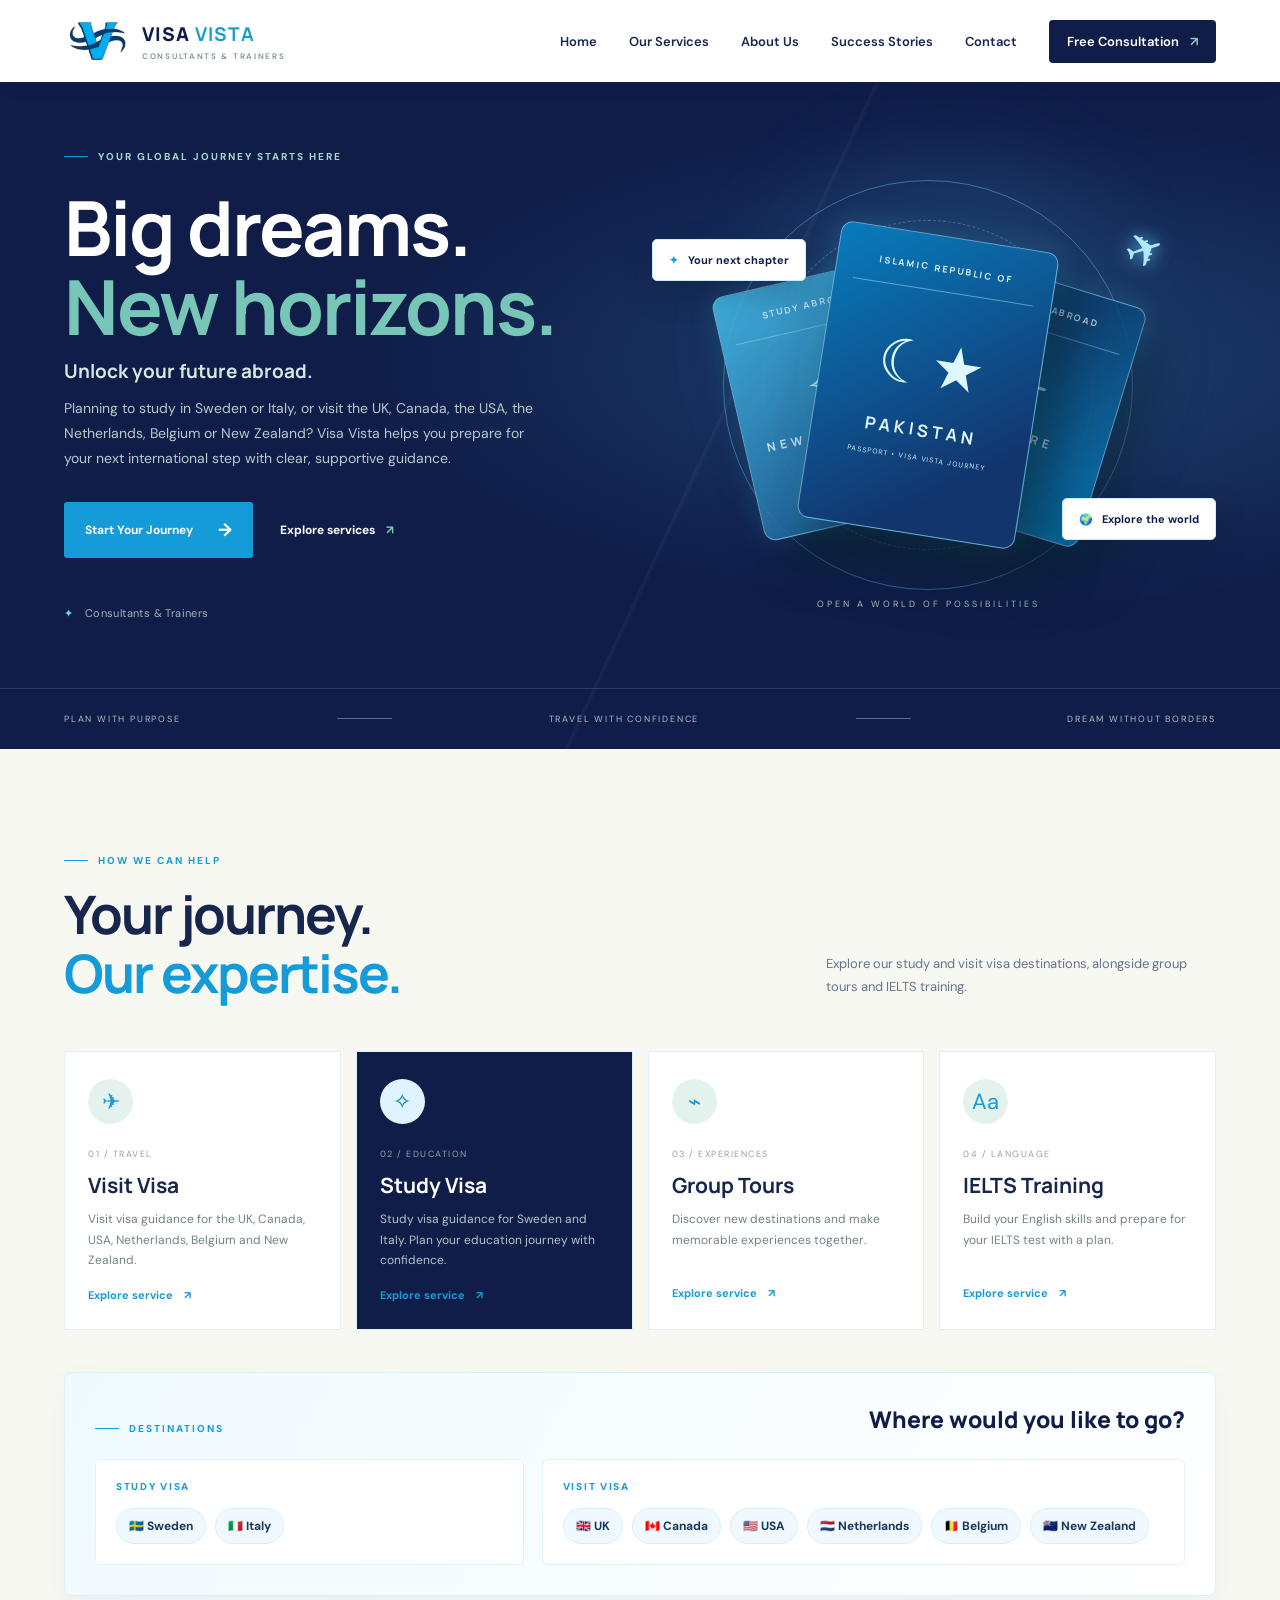
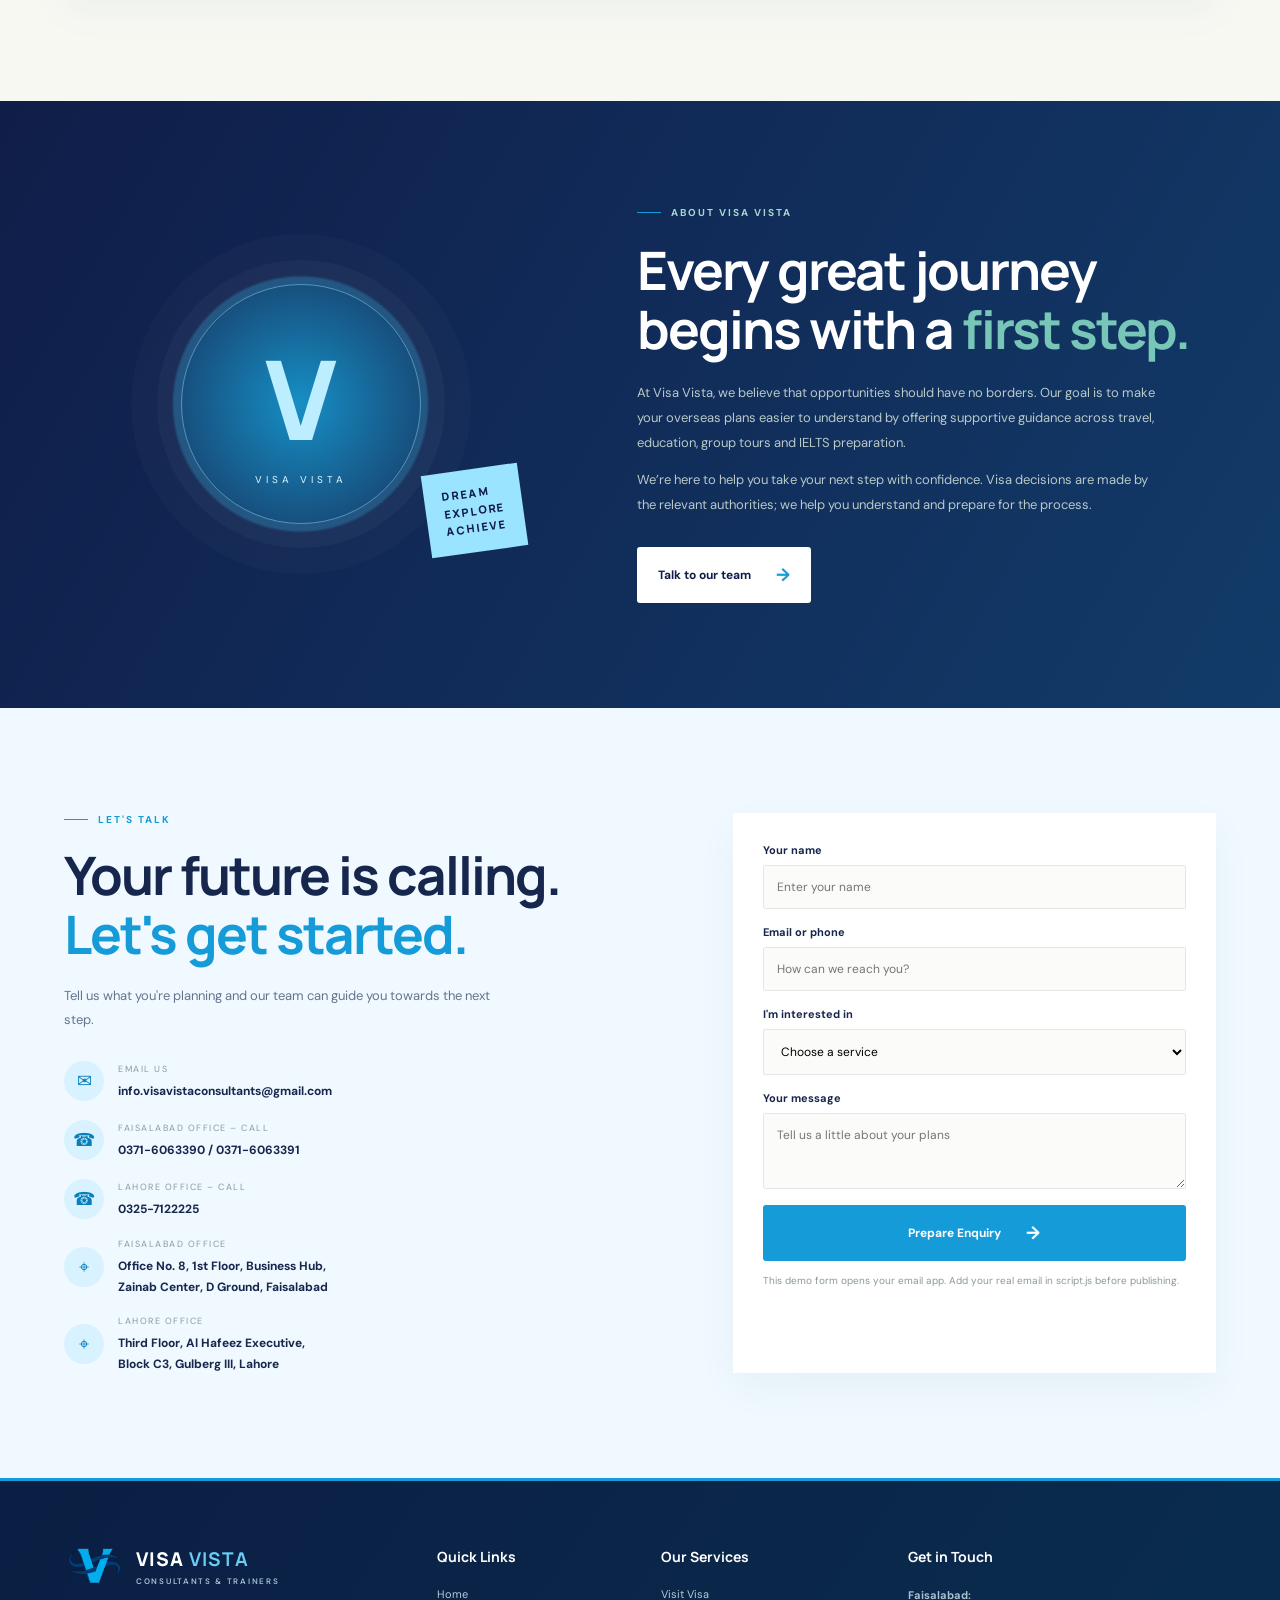
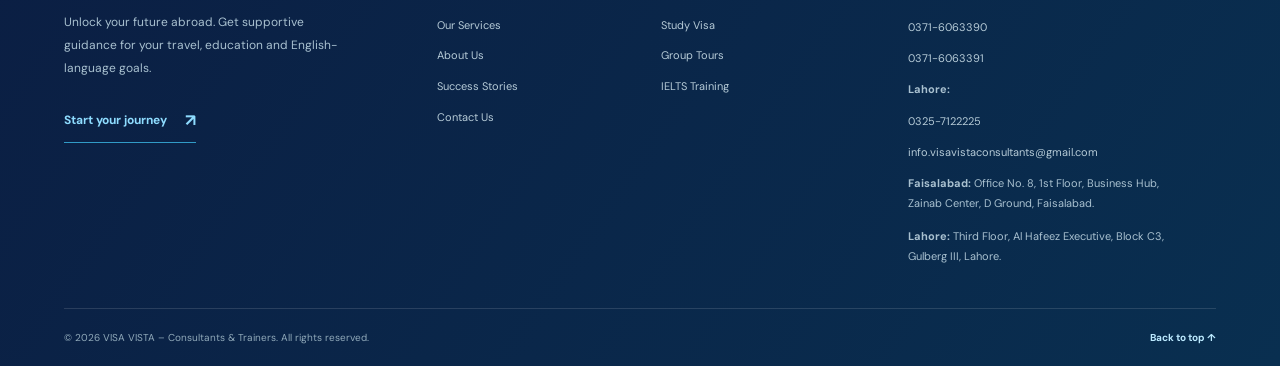
<file: index.html>
<!DOCTYPE html>
<html lang="en">
<head>
  <meta charset="UTF-8">
  <meta name="viewport" content="width=device-width, initial-scale=1.0">
  <meta name="description" content="Visa Vista helps you explore study, visit and travel opportunities abroad. Unlock your future abroad.">
  <title>Visa Vista Consultants & Trainers | Unlock Your Future Abroad</title>
  <link rel="icon" type="image/x-icon" href="favicon.ico">
  <link rel="icon" type="image/png" sizes="32x32" href="favicon-32.png">
  <link rel="icon" type="image/png" sizes="16x16" href="favicon-16.png">
  <link rel="apple-touch-icon" sizes="180x180" href="apple-touch-icon.png">
  <link rel="preconnect" href="https://fonts.googleapis.com">
  <link rel="preconnect" href="https://fonts.gstatic.com" crossorigin>
  <link href="https://fonts.googleapis.com/css2?family=DM+Sans:wght@400;500;600;700&family=Manrope:wght@400;500;600;700;800&display=swap" rel="stylesheet">
  <link rel="stylesheet" href="style.css">
</head>
<body>
  <header class="site-header">
    <nav class="nav container">
      <a class="brand" href="#home" aria-label="Visa Vista home"><img src="visa-vista-logo.png" alt="Visa Vista logo"><span class="brand-copy">VISA <b>VISTA</b><small>CONSULTANTS &amp; TRAINERS</small></span></a>
      <button class="menu-toggle" aria-label="Toggle navigation" aria-expanded="false">☰</button>
      <div class="nav-links">
        <a href="#home">Home</a><a href="#services">Our Services</a><a href="#about">About Us</a><a href="success-stories.html">Success Stories</a><a href="#contact">Contact</a>
        <a class="nav-cta" href="#contact">Free Consultation <span>↗</span></a>
      </div>
    </nav>
  </header>

  <main>
    <section class="hero" id="home">
      <div class="hero-glow"></div>
      <div class="container hero-grid">
        <div class="hero-copy">
          <div class="eyebrow"><span></span> YOUR GLOBAL JOURNEY STARTS HERE</div>
          <h1>Big dreams.<br><em>New horizons.</em></h1>
          <p class="hero-tagline">Unlock your future abroad.</p>
          <p class="hero-text">Planning to study in Sweden or Italy, or visit the UK, Canada, the USA, the Netherlands, Belgium or New Zealand? Visa Vista helps you prepare for your next international step with clear, supportive guidance.</p>
          <div class="hero-actions"><a class="button button-primary" href="#contact">Start Your Journey <span>→</span></a><a class="text-link" href="#services">Explore services <span>↗</span></a></div>
          <div class="hero-note"><span class="note-icon">✦</span> Consultants & Trainers</div>
        </div>
        <div class="hero-art" aria-label="Illustration of a passport and an airplane">
          <div class="orbit orbit-one"></div><div class="orbit orbit-two"></div>
          <div class="sun"></div>
          <div class="passport"><div class="passport-top">ISLAMIC REPUBLIC OF</div><div class="passport-emblem">☾★</div><div class="passport-label">PAKISTAN</div><div class="passport-lines">PASSPORT • VISA VISTA JOURNEY</div></div>
          <div class="plane">✈</div><div class="passport passport-back passport-back-one"><div class="passport-top">STUDY ABROAD</div><div class="passport-emblem">✧</div><div class="passport-label">NEW HORIZONS</div></div><div class="passport passport-back passport-back-two"><div class="passport-top">TRAVEL ABROAD</div><div class="passport-emblem">✈</div><div class="passport-label">EXPLORE</div></div><div class="floating-card card-one"><span>✦</span> Your next chapter</div><div class="floating-card card-two">🌍 &nbsp; Explore the world</div>
          <div class="art-caption">OPEN A WORLD OF POSSIBILITIES</div>
        </div>
      </div>
      <div class="hero-bottom"><div class="container bottom-inner"><span>PLAN WITH PURPOSE</span><span class="bottom-line"></span><span>TRAVEL WITH CONFIDENCE</span><span class="bottom-line"></span><span>DREAM WITHOUT BORDERS</span></div></div>
    </section>

    <section class="services section" id="services">
      <div class="container">
        <div class="section-heading"><div><div class="eyebrow dark"><span></span> HOW WE CAN HELP</div><h2>Your journey.<br><em>Our expertise.</em></h2></div><p>Explore our study and visit visa destinations, alongside group tours and IELTS training.</p></div>
        <div class="service-grid">
          <article class="service-card"><div class="service-icon">✈</div><div class="service-number">01 / TRAVEL</div><h3>Visit Visa</h3><p>Visit visa guidance for the UK, Canada, USA, Netherlands, Belgium and New Zealand.</p><a href="#contact">Explore service <span>↗</span></a></article>
          <article class="service-card featured"><div class="service-icon">✧</div><div class="service-number">02 / EDUCATION</div><h3>Study Visa</h3><p>Study visa guidance for Sweden and Italy. Plan your education journey with confidence.</p><a href="#contact">Explore service <span>↗</span></a></article>
          <article class="service-card"><div class="service-icon">⌁</div><div class="service-number">03 / EXPERIENCES</div><h3>Group Tours</h3><p>Discover new destinations and make memorable experiences together.</p><a href="#contact">Explore service <span>↗</span></a></article>
          <article class="service-card"><div class="service-icon">Aa</div><div class="service-number">04 / LANGUAGE</div><h3>IELTS Training</h3><p>Build your English skills and prepare for your IELTS test with a plan.</p><a href="#contact">Explore service <span>↗</span></a></article>
        </div>
        <div class="destination-panel">
          <div class="destination-heading"><div class="eyebrow dark"><span></span> DESTINATIONS</div><h3>Where would you like to go?</h3></div>
          <div class="destination-groups">
            <div class="destination-group"><div class="destination-label">STUDY VISA</div><div class="country-list"><span>🇸🇪 Sweden</span><span>🇮🇹 Italy</span></div></div>
            <div class="destination-group"><div class="destination-label">VISIT VISA</div><div class="country-list"><span>🇬🇧 UK</span><span>🇨🇦 Canada</span><span>🇺🇸 USA</span><span>🇳🇱 Netherlands</span><span>🇧🇪 Belgium</span><span>🇳🇿 New Zealand</span></div></div>
          </div>
        </div>
      </div>
    </section>

    <section class="about section" id="about">
      <div class="container about-grid">
        <div class="about-visual"><div class="about-circle"><span>V</span><small>VISA VISTA</small></div><div class="about-stamp">DREAM<br>EXPLORE<br>ACHIEVE</div></div>
        <div class="about-copy"><div class="eyebrow"><span></span> ABOUT VISA VISTA</div><h2>Every great journey<br>begins with a <em>first step.</em></h2><p>At Visa Vista, we believe that opportunities should have no borders. Our goal is to make your overseas plans easier to understand by offering supportive guidance across travel, education, group tours and IELTS preparation.</p><p>We’re here to help you take your next step with confidence. Visa decisions are made by the relevant authorities; we help you understand and prepare for the process.</p><a class="button button-light" href="#contact">Talk to our team <span>→</span></a></div>
      </div>
    </section>




    <section class="contact section" id="contact">
      <div class="container contact-grid">
        <div><div class="eyebrow dark"><span></span> LET'S TALK</div><h2>Your future is calling.<br><em>Let's get started.</em></h2><p>Tell us what you're planning and our team can guide you towards the next step.</p>
          <div class="contact-detail"><span>✉</span><div><small>EMAIL US</small><strong><a href="mailto:info.visavistaconsultants@gmail.com">info.visavistaconsultants@gmail.com</a></strong></div></div>
          <div class="contact-detail"><span>☎</span><div><small>FAISALABAD OFFICE – CALL</small><strong><a href="tel:03716063390">0371-6063390</a> / <a href="tel:03716063391">0371-6063391</a></strong></div></div>
          <div class="contact-detail"><span>☎</span><div><small>LAHORE OFFICE – CALL</small><strong><a href="tel:03257122225">0325-7122225</a></strong></div></div>
          <div class="contact-detail"><span>⌖</span><div><small>FAISALABAD OFFICE</small><strong>Office No. 8, 1st Floor, Business Hub,<br>Zainab Center, D Ground, Faisalabad</strong></div></div>
          <div class="contact-detail"><span>⌖</span><div><small>LAHORE OFFICE</small><strong>Third Floor, Al Hafeez Executive,<br>Block C3, Gulberg III, Lahore</strong></div></div>
        </div>
        <form class="contact-form" id="contactForm">
          <label>Your name<input type="text" name="name" placeholder="Enter your name" required></label>
          <label>Email or phone<input type="text" name="contact" placeholder="How can we reach you?" required></label>
          <label>I'm interested in<select name="service" required><option value="">Choose a service</option><option>Visit Visa - UK</option><option>Visit Visa - Canada</option><option>Visit Visa - USA</option><option>Visit Visa - Netherlands</option><option>Visit Visa - Belgium</option><option>Visit Visa - New Zealand</option><option>Study Visa - Sweden</option><option>Study Visa - Italy</option><option>Group Tours</option><option>IELTS Training</option></select></label>
          <label>Your message<textarea name="message" rows="3" placeholder="Tell us a little about your plans"></textarea></label>
          <button class="button button-primary" type="submit">Prepare Enquiry <span>→</span></button>
          <p class="form-note" id="formNote">This demo form opens your email app. Add your real email in script.js before publishing.</p>
        </form>
      </div>
    </section>
  </main>

  <footer class="footer" id="footer">
    <div class="container footer-grid">
      <div class="footer-about">
        <a class="brand footer-brand" href="#home" aria-label="Visa Vista home"><img src="visa-vista-logo.png" alt="Visa Vista logo"><span class="brand-copy">VISA <b>VISTA</b><small>CONSULTANTS &amp; TRAINERS</small></span></a>
        <p>Unlock your future abroad. Get supportive guidance for your travel, education and English-language goals.</p>
        <a class="footer-cta" href="#contact">Start your journey <span>↗</span></a>
      </div>
      <div class="footer-column">
        <h3>Quick Links</h3>
        <a href="#home">Home</a><a href="#services">Our Services</a><a href="#about">About Us</a><a href="success-stories.html">Success Stories</a><a href="#contact">Contact Us</a>
      </div>
      <div class="footer-column">
        <h3>Our Services</h3>
        <a href="#services">Visit Visa</a><a href="#services">Study Visa</a><a href="#services">Group Tours</a><a href="#services">IELTS Training</a>
      </div>
      <div class="footer-column footer-contact">
        <h3>Get in Touch</h3>
        <p><strong>Faisalabad:</strong></p><a href="tel:03716063390">0371-6063390</a><a href="tel:03716063391">0371-6063391</a>
        <p><strong>Lahore:</strong></p><a href="tel:03257122225">0325-7122225</a>
        <a href="mailto:info.visavistaconsultants@gmail.com">info.visavistaconsultants@gmail.com</a>
        <p><strong>Faisalabad:</strong> Office No. 8, 1st Floor, Business Hub, Zainab Center, D Ground, Faisalabad.</p>
        <p><strong>Lahore:</strong> Third Floor, Al Hafeez Executive, Block C3, Gulberg III, Lahore.</p>
      </div>
    </div>
    <div class="container footer-bottom"><span>© <span id="year"></span> VISA VISTA – Consultants &amp; Trainers. All rights reserved.</span><a href="#home">Back to top ↑</a></div>
  </footer>
  <script src="config.js"></script>
  <script src="stories.js"></script><script src="script.js"></script>
</body>
</html>
</file>
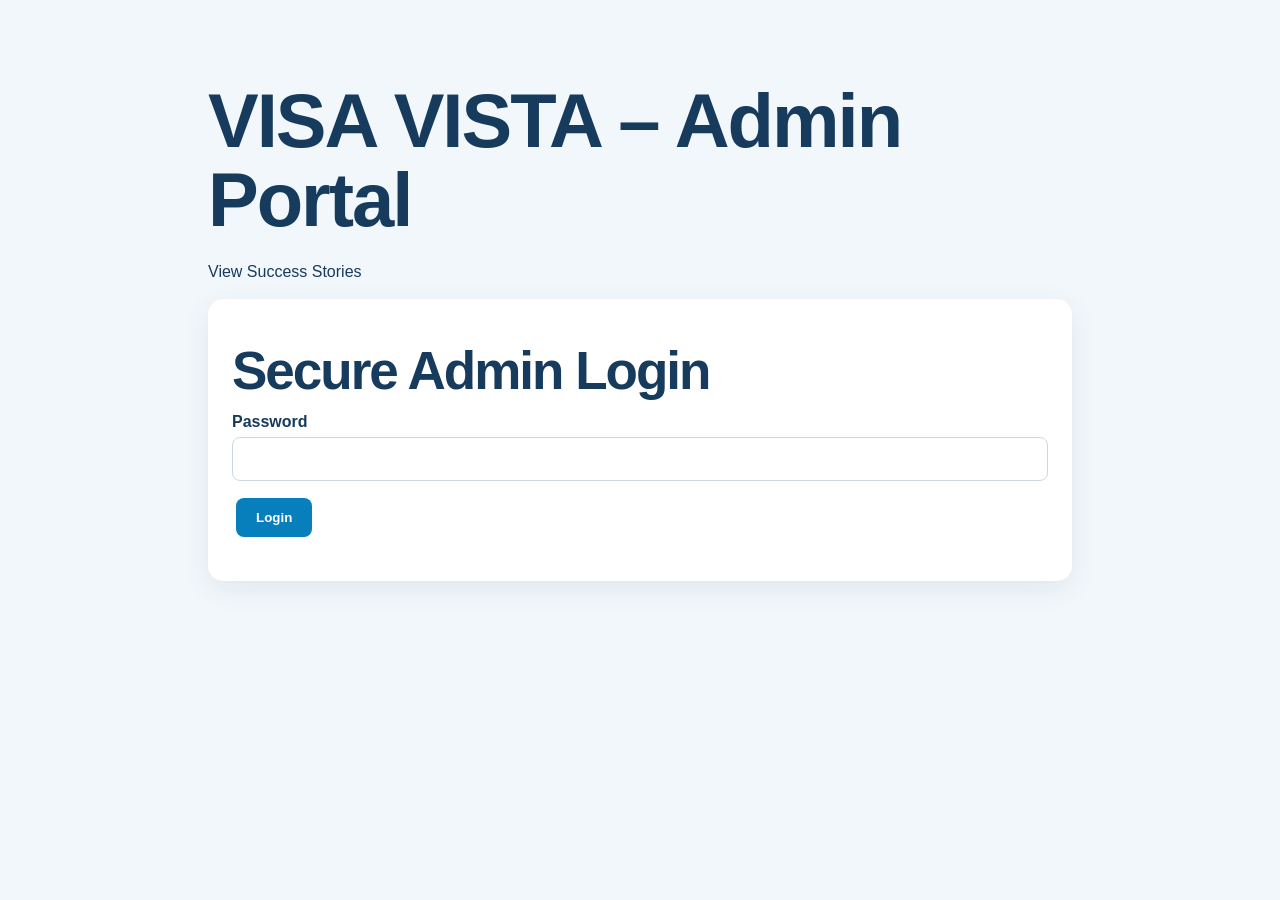
<file: admin.html>
<!doctype html>
<html lang="en">
<head>
  <meta charset="utf-8">
  <meta name="viewport" content="width=device-width, initial-scale=1">
  <title>VISA VISTA | Admin</title>
  <link rel="stylesheet" href="style.css">

  <style>
    body {
      background: #f2f7fb;
      color: #173b5d;
      font-family: Arial, sans-serif;
    }

    .admin-wrap {
      max-width: 900px;
      margin: 38px auto;
      padding: 18px;
    }

    .panel {
      background: #fff;
      padding: 24px;
      border-radius: 15px;
      box-shadow: 0 8px 28px #163c5b15;
      margin: 18px 0;
    }

    .field {
      display: block;
      margin: 13px 0;
      font-weight: 600;
    }

    .field input,
    .field textarea,
    .field select {
      display: block;
      width: 100%;
      box-sizing: border-box;
      padding: 12px;
      border: 1px solid #cbd8e4;
      border-radius: 8px;
      margin-top: 6px;
      font: inherit;
    }

    .btn {
      background: #087fbd;
      color: white;
      border: 0;
      padding: 12px 20px;
      border-radius: 8px;
      cursor: pointer;
      font-weight: 700;
      margin: 4px;
    }

    .btn.danger {
      background: #b83b45;
    }

    .btn.secondary {
      background: #60758a;
    }

    .hidden {
      display: none;
    }

    .row {
      display: flex;
      justify-content: space-between;
      align-items: center;
      gap: 12px;
      border-top: 1px solid #e4ebf1;
      padding: 14px 0;
      flex-wrap: wrap;
    }

    .muted {
      color: #60758a;
      line-height: 1.5;
    }

    .status {
      padding: 10px;
      border-radius: 8px;
      background: #eaf5fb;
      margin: 12px 0;
    }

    .top {
      display: flex;
      justify-content: space-between;
      align-items: center;
      gap: 12px;
      flex-wrap: wrap;
    }
  </style>
</head>

<body>

  <main class="admin-wrap">

    <div class="top">
      <h1>VISA VISTA – Admin Portal</h1>
      <a href="success-stories.html">View Success Stories</a>
    </div>

    <!-- Login Section -->
    <section class="panel" id="loginBox">
      <h2>Secure Admin Login</h2>

      <label class="field">
        Password
        <input
          id="password"
          type="password"
          autocomplete="current-password"
        >
      </label>

      <button class="btn" id="loginBtn" type="button">
        Login
      </button>

      <p id="loginError" role="alert"></p>
    </section>

    <!-- Admin Dashboard -->
    <section class="panel hidden" id="dashboard">

      <div class="top">
        <h2>Manage Success Stories</h2>

        <button class="btn" id="logoutBtn" type="button">
          Logout
        </button>
      </div>

      <div class="status" id="status">
        Manage your published success stories here.
      </div>

      <!-- Add / Edit Story Form -->
      <form id="storyForm">

        <label class="field">
          Title (optional)
          <input id="title" maxlength="100">
        </label>

        <label class="field">
          Visa category (optional)
          <select id="category">
            <option value="">Choose category</option>
            <option>Visit Visa</option>
            <option>Study Visa</option>
            <option>Group Tours</option>
            <option>IELTS</option>
            <option>Other</option>
          </select>
        </label>

        <label class="field">
          Country (optional)
          <input id="country">
        </label>

        <label class="field">
          Date (optional)
          <input id="date" type="date">
        </label>

        <label class="field">
          Story (optional)
          <textarea id="story" rows="4" maxlength="1500"></textarea>
        </label>

        <label class="field">
          Photo (optional)
          <input
            id="image"
            type="file"
            accept="image/jpeg,image/png,image/webp"
          >
        </label>

        <label class="field">
          Video (optional)
          <input
            id="video"
            type="file"
            accept="video/mp4,video/webm"
          >
        </label>

        <p class="muted">
          Photo max 12 MB; video max 35 MB.
          Upload only with the client's permission.
        </p>

        <button class="btn" type="submit">
          Publish Story
        </button>

        <button
          class="btn secondary hidden"
          id="cancelEdit"
          type="button"
        >
          Cancel Edit
        </button>

      </form>

      <!-- Published Stories -->
      <h2>Published Stories</h2>

      <div id="storyList"></div>

    </section>

  </main>

  <script src="config.js"></script>
  <script src="admin.js"></script>

</body>
</html>
</file>
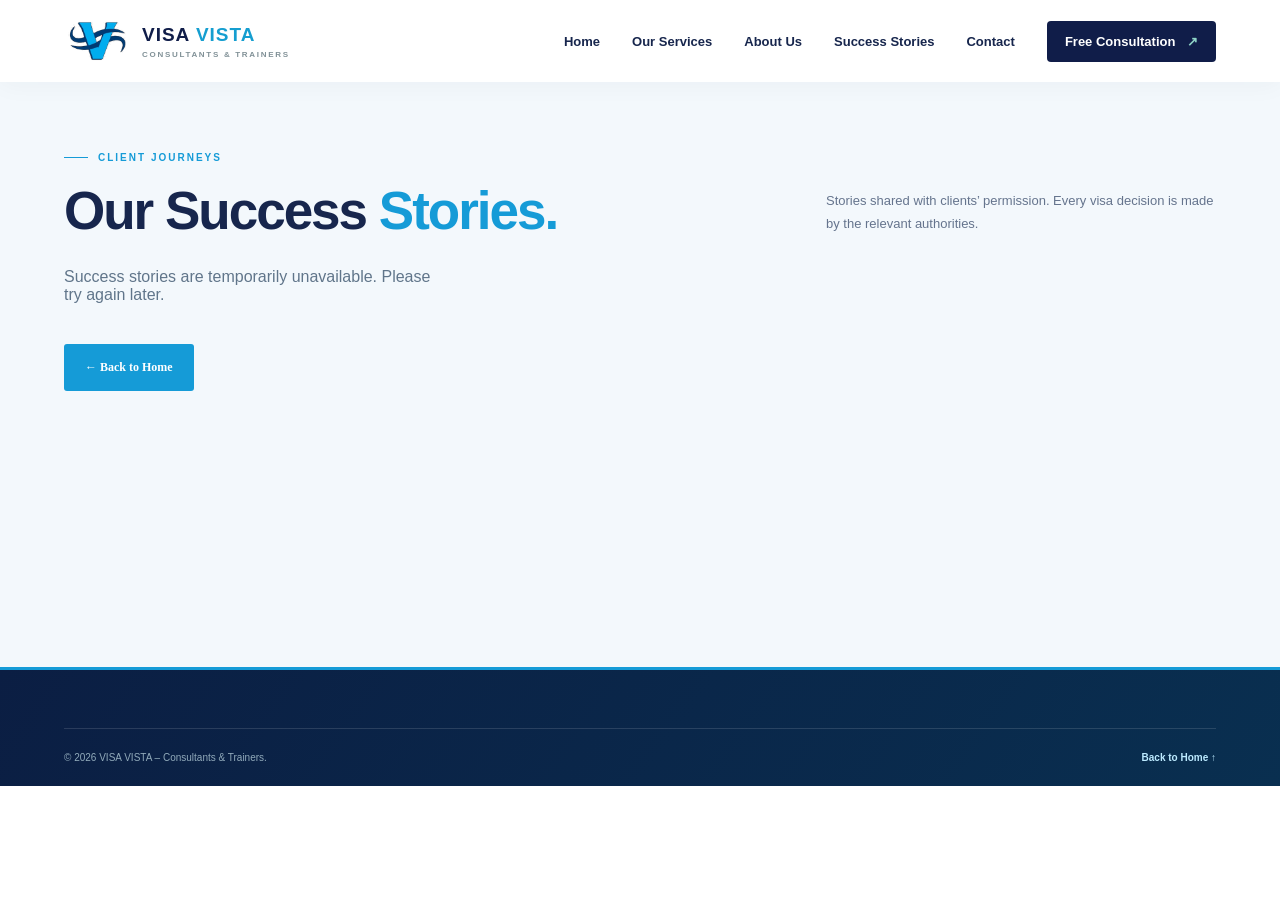
<file: success-stories.html>
<!DOCTYPE html>
<html lang="en"><head><meta charset="UTF-8"><meta name="viewport" content="width=device-width, initial-scale=1.0"><title>Success Stories | VISA VISTA</title><link rel="icon" href="favicon.ico"><link rel="stylesheet" href="style.css"><style>
.stories-page{min-height:65vh;background:#f3f8fc;padding:70px 0}.stories-page .section-heading{margin-bottom:28px}.success-grid{display:grid;grid-template-columns:repeat(3,minmax(0,1fr));gap:22px;margin-top:28px;align-items:start}.success-card{background:#fff;border-radius:16px;overflow:hidden;box-shadow:0 10px 30px rgba(12,45,78,.08);display:flex;flex-direction:column}.success-card img{width:100%;height:180px;object-fit:contain;object-position:center;background:#eef4f8;display:block;padding:8px;box-sizing:border-box}.success-card video.success-video{width:100%;height:180px;object-fit:contain;background:#101820;display:block}.success-card-body{padding:18px}.success-card h3{margin:8px 0;color:#123b63}.success-card p{line-height:1.6;color:#526579;white-space:pre-wrap}.success-meta{font-size:12px;font-weight:700;letter-spacing:.06em;color:#1687c9;text-transform:uppercase}.story-date{font-size:12px;color:#60758a}.stories-back{display:inline-block;margin-top:24px}@media(max-width:850px){.success-grid{grid-template-columns:repeat(2,minmax(0,1fr))}}@media(max-width:560px){.success-grid{grid-template-columns:1fr}}
</style></head><body>
<header class="site-header"><nav class="nav container"><a class="brand" href="index.html"><img src="visa-vista-logo.png" alt="Visa Vista logo"><span class="brand-copy">VISA <b>VISTA</b><small>CONSULTANTS &amp; TRAINERS</small></span></a><button class="menu-toggle" aria-label="Toggle navigation" aria-expanded="false">☰</button><div class="nav-links"><a href="index.html">Home</a><a href="index.html#services">Our Services</a><a href="index.html#about">About Us</a><a href="success-stories.html">Success Stories</a><a href="index.html#contact">Contact</a><a class="nav-cta" href="index.html#contact">Free Consultation <span>↗</span></a></div></nav></header>
<main class="stories-page"><div class="container"><div class="section-heading"><div><div class="eyebrow dark"><span></span> CLIENT JOURNEYS</div><h2>Our Success <em>Stories.</em></h2></div><p>Stories shared with clients’ permission. Every visa decision is made by the relevant authorities.</p></div><div class="success-grid" id="successStories"><p class="success-empty">No success stories published yet.</p></div><a class="button button-primary stories-back" href="index.html">← Back to Home</a></div></main>
<footer class="footer"><div class="container footer-bottom"><span>© <span id="year"></span> VISA VISTA – Consultants &amp; Trainers.</span><a href="index.html">Back to Home ↑</a></div></footer><script src="config.js"></script><script src="stories.js"></script><script>document.getElementById('year').textContent=new Date().getFullYear();</script></body></html>
</file>
<file: style.css>
:root{--navy:#101d49;--navy2:#1c3470;--teal:#159bd7;--mint:#dff3fc;--cream:#ffffff;--ink:#17264d;--muted:#65748d;--gold:#65c8ef}
*{box-sizing:border-box}html{scroll-behavior:smooth}body{margin:0;font-family:'DM Sans',sans-serif;color:var(--ink);background:var(--cream)}a{text-decoration:none;color:inherit}.container{width:min(1160px,90%);margin:auto}
.site-header{height:82px;background:#fff;position:sticky;top:0;z-index:20;box-shadow:0 3px 24px #102c3b0a}.nav{height:100%;display:flex;align-items:center;justify-content:space-between}.brand{display:flex;align-items:center;gap:10px;font:800 19px 'Manrope',sans-serif;letter-spacing:1px;color:var(--navy)}.brand-mark{width:39px;height:39px;border-radius:12px;background:var(--teal);color:#fff;display:grid;place-items:center;font:800 23px 'Manrope';transform:rotate(-5deg)}.brand-accent{color:var(--teal)}.brand small{display:block;font:600 8px 'DM Sans';letter-spacing:1.7px;color:#819197;margin-top:2px}.nav-links{display:flex;align-items:center;gap:32px;font-size:13px;font-weight:600}.nav-links>a:not(.nav-cta):hover{color:var(--teal)}.nav-cta{background:var(--navy);color:white;padding:13px 18px;border-radius:4px}.nav-cta span{color:#8ed4c7;margin-left:8px}.menu-toggle{display:none;background:none;border:0;font-size:25px;color:var(--navy)}
.hero{background:var(--navy);color:white;position:relative;overflow:hidden;min-height:620px}.hero:before{content:"";position:absolute;inset:0;background:radial-gradient(ellipse at 78% 42%,#2c9b9133,transparent 45%),linear-gradient(115deg,transparent 55%,#ffffff08 55.1%,transparent 55.4%)}.hero-grid{min-height:560px;display:grid;grid-template-columns:1fr 1fr;align-items:center;position:relative;z-index:1}.hero-copy{padding:68px 0}.eyebrow{font-size:10px;letter-spacing:2px;font-weight:700;color:#a7d9ce;display:flex;align-items:center;gap:10px}.eyebrow>span{width:24px;height:1px;background:var(--teal)}h1,h2,h3,p{margin-top:0}h1,h2{font-family:'Manrope',sans-serif;letter-spacing:-2px}h1{font-size:clamp(48px,6vw,76px);line-height:1.04;margin:25px 0 12px}h1 em,h2 em{font-style:normal;color:#78c6b7}.hero-tagline{font:700 19px 'Manrope';color:#d5e9e4;margin-bottom:12px}.hero-text{max-width:470px;color:#b9c9ca;line-height:1.8;font-size:14px}.hero-actions{display:flex;align-items:center;gap:27px;margin-top:30px}.button{border:0;display:inline-flex;align-items:center;justify-content:center;gap:25px;padding:16px 21px;font:700 12px 'DM Sans';cursor:pointer;border-radius:3px}.button-primary{background:var(--teal);color:#fff}.button-primary:hover{background:#25877f}.button span{font-size:18px}.text-link{font-size:12px;font-weight:700}.text-link span{color:#7ccabb;margin-left:8px}.hero-note{margin-top:48px;color:#9fb5b7;font-size:11px;letter-spacing:.4px}.note-icon{color:var(--gold);margin-right:8px}
.hero-art{height:470px;position:relative;display:grid;place-items:center}.orbit{position:absolute;border:1px solid #a4d5cb30;border-radius:50%;width:410px;height:410px}.orbit-two{width:330px;height:330px;border-style:dashed}.sun{position:absolute;width:260px;height:260px;border-radius:50%;background:linear-gradient(140deg,#3d9b91,#1b5d67);opacity:.42;filter:blur(1px)}.passport{z-index:2;width:220px;height:300px;border-radius:12px;background:linear-gradient(145deg,#226d68,#10434d 75%);box-shadow:22px 28px 55px #061c28a8;border:1px solid #a3d8cb55;transform:rotate(9deg);padding:25px 18px;text-align:center;color:#d6c28f}.passport-top{font:700 12px 'Manrope';letter-spacing:3px;border-bottom:1px solid #d6c28f66;padding-bottom:16px}.passport-emblem{font-size:76px;margin:35px 0 14px}.passport-label{font:700 18px 'Manrope';letter-spacing:5px}.passport-lines{font-size:8px;letter-spacing:2px;margin-top:12px}.plane{position:absolute;z-index:3;right:9%;top:15%;font-size:46px;color:#d5e9e4;transform:rotate(-18deg)}.floating-card{position:absolute;z-index:4;background:#fff;color:var(--navy);padding:13px 16px;border-radius:5px;box-shadow:0 12px 30px #061c2840;font-size:11px;font-weight:700}.card-one{top:19%;left:2%}.card-one span{color:var(--teal);margin-right:7px}.card-two{bottom:17%;right:0}.art-caption{position:absolute;bottom:2%;font-size:9px;letter-spacing:3px;color:#a5c6c2}.hero-bottom{border-top:1px solid #ffffff20;position:relative;z-index:2}.bottom-inner{height:60px;display:flex;align-items:center;justify-content:space-between;color:#a9c0c0;font-size:9px;letter-spacing:1.8px}.bottom-line{height:1px;width:55px;background:#4c777b}
.section{padding:105px 0}.services{background:#f8f8f3}.section-heading{display:flex;justify-content:space-between;align-items:end;margin-bottom:48px}.eyebrow.dark{color:var(--teal)}h2{font-size:clamp(36px,4.3vw,53px);line-height:1.12;margin:18px 0 0}.section-heading h2 em,.contact h2 em{color:var(--teal)}.section-heading>p{max-width:390px;color:var(--muted);font-size:13px;line-height:1.8;margin:0 0 5px}.service-grid{display:grid;grid-template-columns:repeat(4,1fr);gap:15px}.service-card{background:#fff;padding:27px 23px 25px;min-height:260px;border:1px solid #e9eeea;transition:.25s}.service-card:hover{transform:translateY(-6px);box-shadow:0 18px 35px #17313c12}.service-card.featured{background:var(--navy);color:#fff}.service-icon{width:45px;height:45px;border-radius:50%;background:#e4f2ed;color:var(--teal);display:grid;place-items:center;font-size:22px;margin-bottom:24px}.featured .service-icon{background:#285e65;color:#b0e1d4}.service-number{font-size:9px;letter-spacing:1.5px;color:#91a3a3;margin-bottom:11px}.service-card h3{font:700 21px 'Manrope';margin-bottom:10px}.service-card p{font-size:12px;line-height:1.7;color:#718186;min-height:60px}.featured p{color:#b4c6c6}.service-card>a{font-size:11px;font-weight:700;color:var(--teal)}.service-card>a span{margin-left:8px}
.about{background:var(--navy);color:white;overflow:hidden}.about-grid{display:grid;grid-template-columns:.9fr 1.1fr;gap:100px;align-items:center}.about-visual{height:370px;position:relative;display:grid;place-items:center;background:radial-gradient(circle,#286b6c 0,#194b57 42%,transparent 43%)}.about-circle{width:240px;height:240px;border:1px solid #9ad5c566;border-radius:50%;display:flex;align-items:center;justify-content:center;flex-direction:column;box-shadow:0 0 0 24px #ffffff08,0 0 0 50px #ffffff05}.about-circle span{font:800 110px 'Manrope';color:#b4e0d5}.about-circle small{font-size:10px;letter-spacing:4px;color:#d4e7e1}.about-stamp{position:absolute;right:3%;bottom:10%;background:var(--gold);color:var(--navy);padding:15px 18px;font:800 11px/1.6 'Manrope';letter-spacing:2px;transform:rotate(-8deg)}.about-copy h2{margin:22px 0}.about-copy p{color:#b8c9c8;font-size:13px;line-height:1.9;max-width:520px}.button-light{background:#fff;color:var(--navy);margin-top:16px}.button-light span{color:var(--teal)}
.contact{background:#eef4ef}.contact-grid{display:grid;grid-template-columns:1fr .85fr;gap:100px}.contact h2{margin:20px 0}.contact-grid>div>p{color:var(--muted);font-size:13px;line-height:1.8;max-width:430px;margin-bottom:30px}.contact-detail{display:flex;align-items:center;gap:14px;margin-top:19px}.contact-detail>span{width:40px;height:40px;border-radius:50%;background:#d9ebe3;display:grid;place-items:center;color:var(--teal);font-size:18px}.contact-detail small{display:block;font-size:9px;letter-spacing:1.5px;color:#8b9b98;margin-bottom:4px}.contact-detail strong{font-size:12px}.contact-form{background:#fff;padding:30px;box-shadow:0 15px 40px #17313c0b}.contact-form label{display:block;font-size:11px;font-weight:700;margin-bottom:16px}.contact-form input,.contact-form select,.contact-form textarea{display:block;width:100%;margin-top:8px;padding:13px;border:1px solid #e2e9e5;background:#fbfcfa;font:12px 'DM Sans';outline:none;border-radius:2px}.contact-form input:focus,.contact-form select:focus,.contact-form textarea:focus{border-color:var(--teal)}.contact-form textarea{resize:vertical}.contact-form .button{width:100%}.form-note{font-size:10px;color:#8b9998;line-height:1.5;margin:12px 0 0}
.footer{background:#0b2330;color:#b1c3c2;padding:30px 0}.footer-inner{display:flex;align-items:center;justify-content:space-between;gap:20px}.footer-brand{color:white}.footer-brand .brand-mark{background:#2c9b91}.footer-brand small{color:#8da6a6}.footer-inner>p,.footer-inner>span{font-size:10px;color:#91a7a6;margin:0}
@media(max-width:850px){.nav-links{gap:17px}.hero-grid{grid-template-columns:1fr 1fr}.hero-art{transform:scale(.85)}.service-grid{grid-template-columns:repeat(2,1fr)}.about-grid,.contact-grid{gap:45px}.section{padding:80px 0}}
@media(max-width:650px){.site-header{height:70px}.menu-toggle{display:block}.nav-links{display:none;position:absolute;top:70px;left:0;right:0;background:#fff;padding:22px 5%;box-shadow:0 15px 20px #102c3b12;flex-direction:column;align-items:stretch;gap:20px}.nav-links.open{display:flex}.nav-cta{text-align:center}.hero-grid{grid-template-columns:1fr;padding-top:15px}.hero-copy{padding:55px 0 0}.hero-art{height:360px;transform:scale(.8);margin:-5px 0}.hero-bottom .bottom-inner{justify-content:center;gap:12px;font-size:7px}.bottom-inner .bottom-line{width:15px}.section-heading{display:block}.section-heading>p{margin-top:22px}.service-grid{grid-template-columns:1fr}.service-card{min-height:220px}.about-grid,.contact-grid{grid-template-columns:1fr}.about-visual{height:300px}.about-copy{padding-bottom:10px}.contact-form{padding:23px}.footer-inner{flex-direction:column;align-items:flex-start}.footer-inner>p{line-height:1.6}}

/* Official Visa Vista card logo */
.brand img{display:block;width:112px;height:74px;object-fit:contain;object-position:center}
.footer-brand img{width:104px;height:68px}
.contact-detail strong a{color:inherit}
.contact-detail strong a:hover{color:var(--teal)}
@media(max-width:650px){.brand img{width:104px;height:68px;object-fit:contain;object-position:center}}


/* Light-blue travel motion and destination cards */
:root{--teal:#159bd7;--mint:#dff4ff;--gold:#73d5ff}
.hero:before{background:radial-gradient(ellipse at 78% 42%,#53c8ff35,transparent 45%),linear-gradient(115deg,transparent 55%,#ffffff0b 55.1%,transparent 55.4%)}
.hero-glow{position:absolute;width:360px;height:360px;right:12%;top:12%;border-radius:50%;background:#55caff1c;filter:blur(50px);animation:glowPulse 5s ease-in-out infinite}
@keyframes glowPulse{0%,100%{transform:scale(.9);opacity:.55}50%{transform:scale(1.18);opacity:1}}
.orbit-one{border-color:#75d8ff66;animation:orbitSpin 24s linear infinite}.orbit-two{border-color:#a8e8ff55;animation:orbitSpin 32s linear infinite reverse}
@keyframes orbitSpin{to{transform:rotate(360deg)}}
.passport{background:linear-gradient(145deg,#087cbd,#12356e 78%);border:1px solid #9fe5ff99;color:#dff7ff;box-shadow:22px 28px 55px #061c28a8,0 0 28px #54caff35;animation:passportFloat 5s ease-in-out infinite}
.passport-top{border-color:#b9ecff77;font-size:9px;letter-spacing:2px}.passport-emblem{font-size:60px;margin:35px 0 14px;color:#dff7ff}.passport-label{font-size:17px;letter-spacing:4px}.passport-lines{font-size:7px;letter-spacing:1px;color:#c8efff}
@keyframes passportFloat{0%,100%{transform:translateY(0) rotate(8deg)}50%{transform:translateY(-12px) rotate(5deg)}}
.passport-back{position:absolute;z-index:1;width:185px;height:250px;opacity:.88;animation:none;padding:20px 14px}.passport-back .passport-emblem{font-size:48px;margin:25px 0 10px}.passport-back .passport-label{font-size:12px}.passport-back-one{transform:translate(-100px,15px) rotate(-13deg);background:linear-gradient(145deg,#45bde9,#174c87)}.passport-back-two{transform:translate(95px,18px) rotate(17deg);background:linear-gradient(145deg,#102d5d,#087fbb)}
.plane{color:#aeeaff;text-shadow:0 0 18px #62cfff;animation:planeDrift 6s ease-in-out infinite}@keyframes planeDrift{0%,100%{transform:translate(0,0) rotate(-18deg)}50%{transform:translate(12px,-9px) rotate(-12deg)}}
.floating-card{border:1px solid #c8edff}.card-one span{color:#159bd7}
.destination-panel{margin-top:42px;padding:30px;background:linear-gradient(120deg,#effaff,#fff);border:1px solid #d9f1fc;border-radius:8px;box-shadow:0 16px 38px #14517b0c}.destination-heading{display:flex;align-items:end;justify-content:space-between;gap:20px;margin-bottom:24px}.destination-heading h3{font:800 23px 'Manrope';margin:0;color:var(--navy)}.destination-groups{display:grid;grid-template-columns:1fr 1.5fr;gap:18px}.destination-group{padding:20px;background:#fff;border:1px solid #e2f2fa;border-radius:6px}.destination-label{font-size:10px;font-weight:800;letter-spacing:1.7px;color:#159bd7;margin-bottom:15px}.country-list{display:flex;flex-wrap:wrap;gap:9px}.country-list span{padding:9px 12px;background:#eff9ff;border:1px solid #d7effb;border-radius:30px;color:#19385e;font-size:12px;font-weight:700}.service-card{border-color:#e0f0f8}.service-card:hover{box-shadow:0 18px 35px #159bd71c}.featured .service-icon{background:#dff4ff;color:#087fbb}.about{background:linear-gradient(120deg,#101d49,#123b69)}.about-visual{background:radial-gradient(circle,#168fc5 0,#174c7a 42%,transparent 43%)}.about-circle{border-color:#9be4ff77}.about-circle span{color:#bdeeff}.about-circle small{color:#e2f7ff}.about-stamp{background:#9be4ff}
.contact{background:#eff9ff}.contact-detail>span{background:#d9f2ff;color:#087fbb}.contact-form input:focus,.contact-form select:focus,.contact-form textarea:focus{border-color:#159bd7}
@media(max-width:650px){.destination-heading{display:block}.destination-heading h3{margin-top:14px}.destination-groups{grid-template-columns:1fr}.passport-back-one{transform:translate(-78px,14px) rotate(-13deg)}.passport-back-two{transform:translate(78px,15px) rotate(17deg)}}
@media(prefers-reduced-motion:reduce){*,*::before,*::after{animation-duration:.01ms!important;animation-iteration-count:1!important;scroll-behavior:auto!important}}

/* Logo with company name */
.brand{gap:12px;text-decoration:none}
.brand img{width:66px;height:58px;object-fit:contain}
.brand-copy{display:block;font:800 19px 'Manrope',sans-serif;letter-spacing:1px;color:var(--navy);white-space:nowrap}
.brand-copy b{color:#159ed0}
.brand-copy small{display:block;font:600 8px 'DM Sans',sans-serif;letter-spacing:1.7px;color:#819197;margin-top:4px}
.footer-brand .brand-copy{color:#fff}
.footer-brand .brand-copy small{color:#a7c0c7}
.footer-brand img{width:60px;height:54px}
@media(max-width:650px){.brand img{width:54px;height:48px}.brand-copy{font-size:16px}.brand-copy small{font-size:7px;letter-spacing:1.2px}}

/* Expanded responsive website footer */
.footer{background:linear-gradient(125deg,#0b1e43,#092f50);color:#c4d8e3;padding:58px 0 0;border-top:3px solid #159bd7}
.footer-grid{display:grid;grid-template-columns:1.45fr .8fr .9fr 1.35fr;gap:42px;padding-bottom:42px}
.footer-about>p{max-width:290px;color:#a9c1d0;font-size:12px;line-height:1.9;margin:18px 0}
.footer-brand .brand-copy{color:#fff}.footer-brand .brand-copy b{color:#69cdf4}.footer-brand .brand-copy small{color:#a7c0d1}
.footer-cta{display:inline-flex;gap:18px;align-items:center;color:#8edcff;font-size:12px;font-weight:700;padding:11px 0;border-bottom:1px solid #319bc7}
.footer-cta span{font-size:17px}
.footer-column{display:flex;flex-direction:column;align-items:flex-start;gap:13px}
.footer-column h3{font:700 14px 'Manrope',sans-serif;color:#fff;margin:8px 0 7px}
.footer-column>a{font-size:11px;color:#b6cbd7;line-height:1.6;overflow-wrap:anywhere;transition:color .2s}
.footer-column>a:hover,.footer-bottom a:hover{color:#7ed8ff}
.footer-contact p{font-size:11px;line-height:1.8;color:#a9c1d0;margin:0;max-width:260px}
.footer-bottom{border-top:1px solid #ffffff20;min-height:58px;display:flex;justify-content:space-between;align-items:center;gap:15px;color:#91aaba;font-size:10px}
.footer-bottom a{color:#bceaff;font-weight:700}
@media(max-width:850px){.footer-grid{grid-template-columns:1.2fr 1fr;gap:32px}}
@media(max-width:520px){.footer{padding-top:42px}.footer-grid{grid-template-columns:1fr 1fr;gap:28px 18px}.footer-about{grid-column:1/-1}.footer-bottom{align-items:flex-start;flex-direction:column;justify-content:center;padding:16px 0;line-height:1.6}.footer-column h3{font-size:13px}.footer-column>a,.footer-contact p{font-size:10px}}

/* Success stories */
.success-section { background: #f3f8fc; }
.success-grid { display:grid; grid-template-columns:repeat(auto-fit,minmax(240px,1fr)); gap:22px; margin-top:32px; }
.success-card { background:#fff; border-radius:16px; overflow:hidden; box-shadow:0 10px 30px rgba(12,45,78,.08); }
.success-card img { width:100%; height:210px; object-fit:cover; display:block; }
.success-card video.success-video { width:100%; max-height:260px; display:block; background:#000; object-fit:contain; }
.success-card-body { padding:22px; }
.success-card h3 { margin:0 0 8px; color:#123b63; }
.success-card p { line-height:1.65; color:#526579; }
.success-meta { font-size:12px; font-weight:700; letter-spacing:.06em; color:#1687c9; text-transform:uppercase; }
.success-empty { color:#60758a; }
</file>
